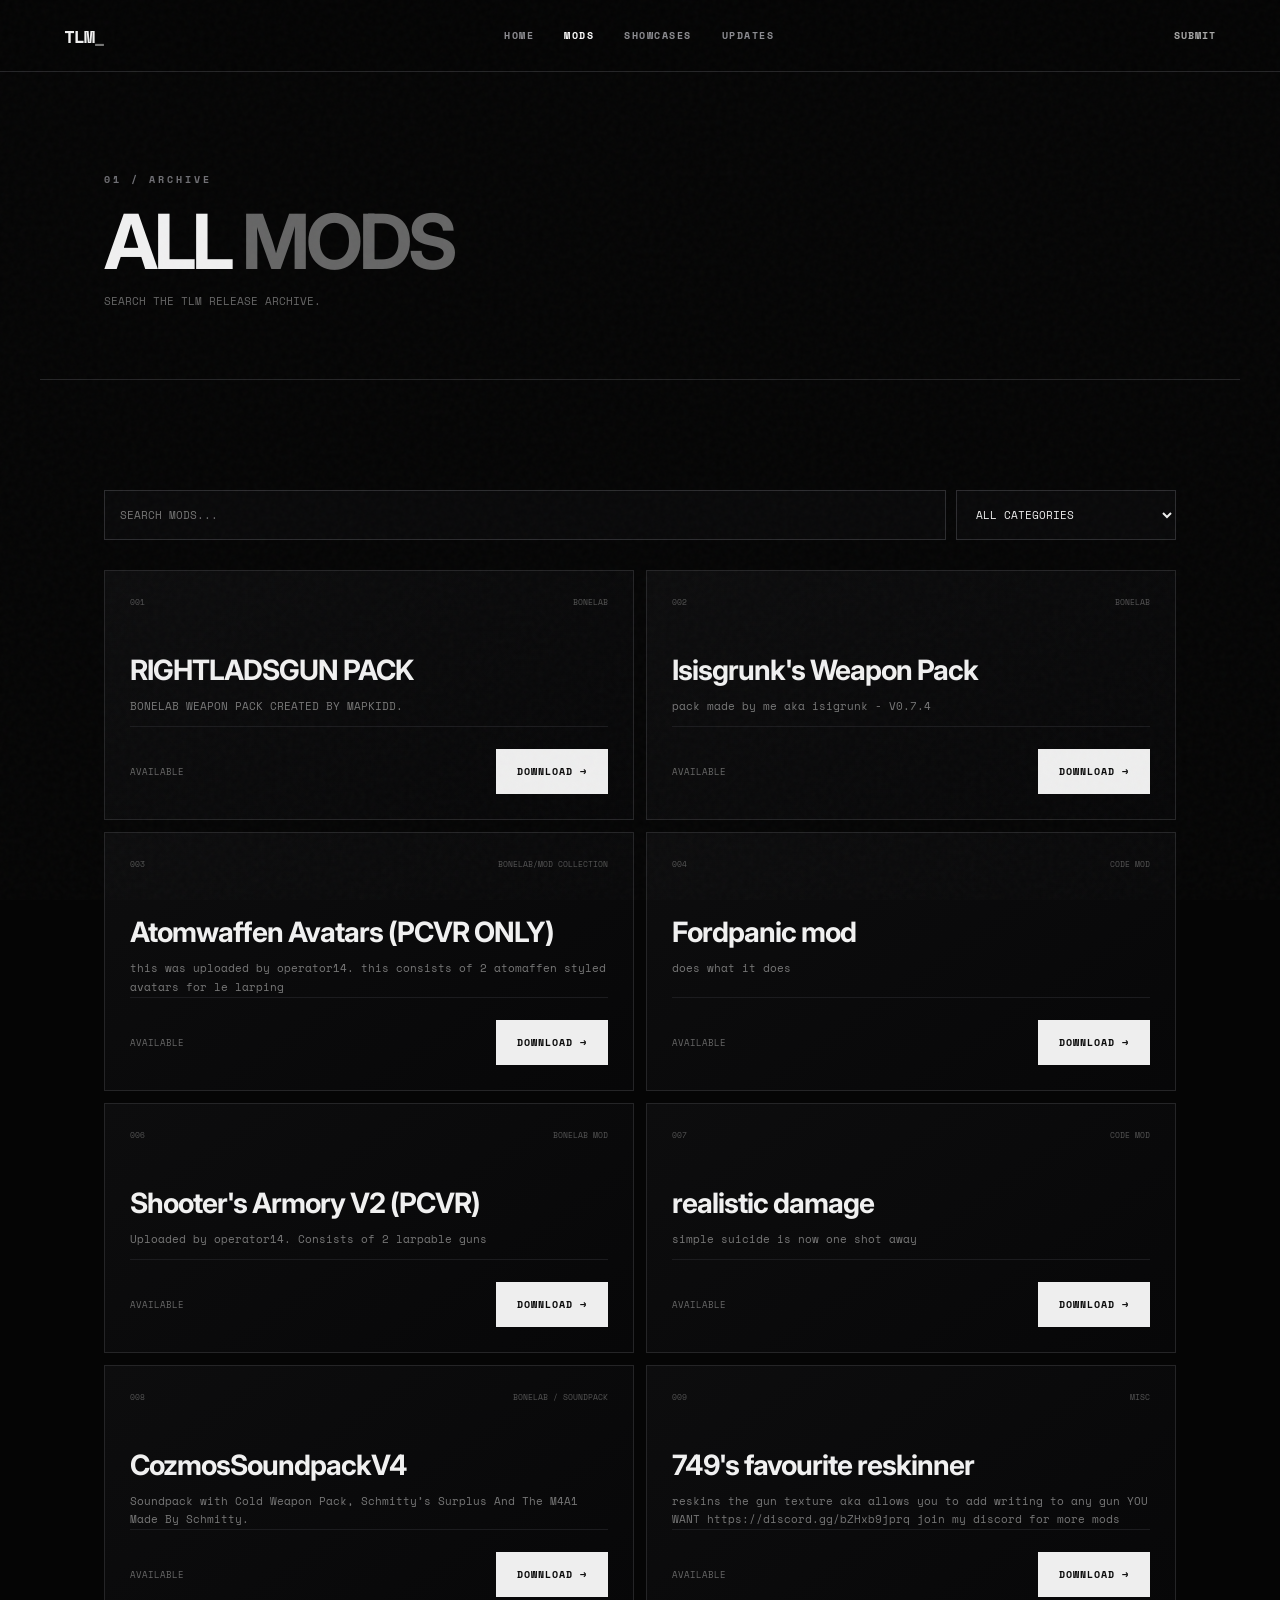
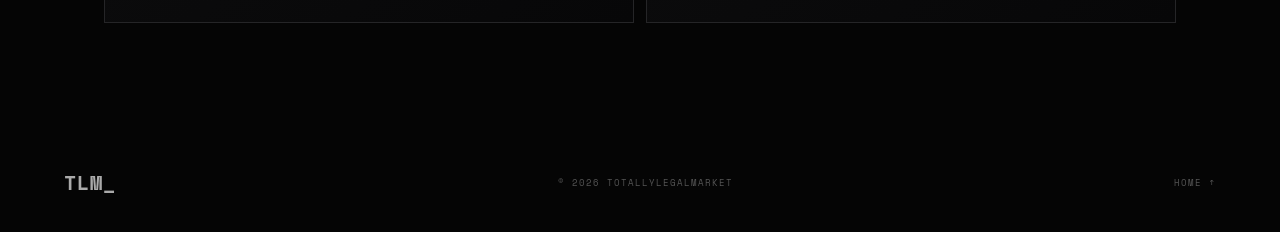
<file: mods.html>
<!DOCTYPE html><html lang="en"><head><meta charset="UTF-8"><meta name="viewport" content="width=device-width,initial-scale=1.0"><title>TLM / MODS</title><link rel="stylesheet" href="style.css"></head>
<body><div class="noise"></div><header class="topbar"><a class="brand" href="index.html">TLM<span>_</span></a><nav><a href="index.html">HOME</a><a class="active" href="mods.html">MODS</a><a href="showcases.html">SHOWCASES</a><a href="index.html#updates">UPDATES</a></nav><div class="account-links"><a class="account-link" href="upload.html">SUBMIT</a><button class="menu" aria-label="Open menu">☰</button></div></header>
<main class="page"><section class="page-hero"><p class="eyebrow">01 / ARCHIVE</p><h1>ALL <span>MODS</span></h1><p>SEARCH THE TLM RELEASE ARCHIVE.</p></section>
<section class="section search-section"><div class="search-row"><input id="modSearch" type="search" placeholder="SEARCH MODS..." autocomplete="off"><select id="categoryFilter"><option value="all">ALL CATEGORIES</option></select></div><div id="modGrid" class="mod-grid"></div></section></main>
<footer><div class="footer-logo">TLM_</div><p>© 2026 TOTALLYLEGALMARKET</p><a href="index.html">HOME ↑</a></footer>
<script src="site.js"></script><script src="mods-data.js"></script><script src="mods.js"></script></body></html>
</file>
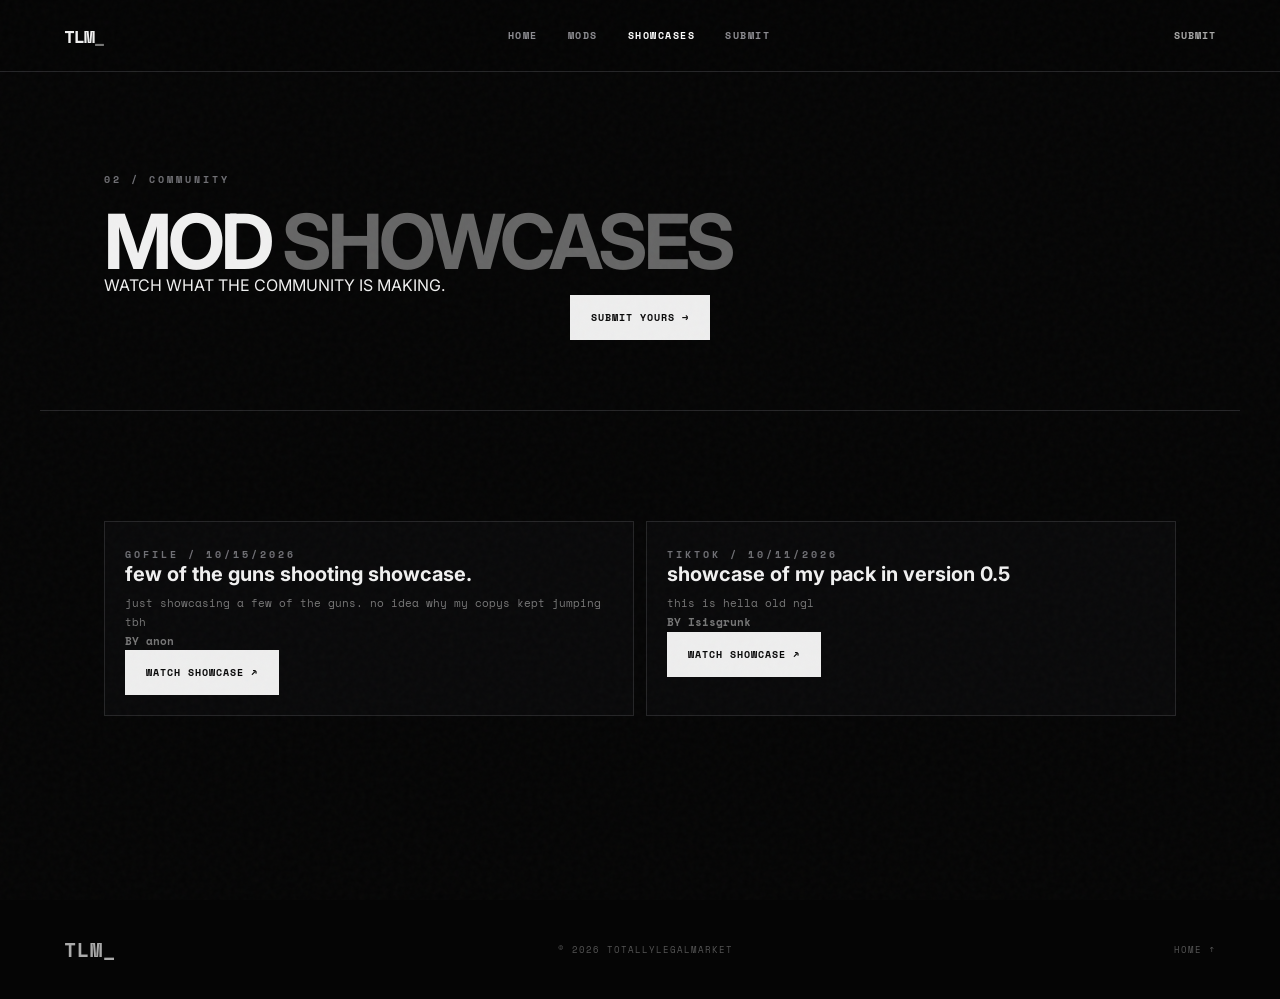
<file: showcases.html>
<!DOCTYPE html><html lang="en"><head><meta charset="UTF-8"><meta name="viewport" content="width=device-width,initial-scale=1.0"><title>TLM / SHOWCASES</title><link rel="stylesheet" href="style.css"></head>
<body><div class="noise"></div><header class="topbar"><a class="brand" href="index.html">TLM<span>_</span></a><nav><a href="index.html">HOME</a><a href="mods.html">MODS</a><a class="active" href="showcases.html">SHOWCASES</a><a href="upload.html">SUBMIT</a></nav><div class="account-links"><a class="account-link" href="upload.html">SUBMIT</a><button class="menu" aria-label="Open menu">☰</button></div></header>
<main class="page"><section class="page-hero"><p class="eyebrow">02 / COMMUNITY</p><h1>MOD <span>SHOWCASES</span></h1><p>WATCH WHAT THE COMMUNITY IS MAKING.</p><div class="hero-buttons"><a class="btn primary" href="upload.html">SUBMIT YOURS →</a></div></section><section class="section"><div id="showcaseGrid" class="showcase-grid"><div class="empty-state"><strong>LOADING</strong></div></div></section></main>
<footer><div class="footer-logo">TLM_</div><p>© 2026 TOTALLYLEGALMARKET</p><a href="index.html">HOME ↑</a></footer><script src="site.js"></script><script>
const box=document.getElementById('showcaseGrid');
function esc(s){return String(s||'').replace(/[&<>\"']/g,c=>({'&':'&amp;','<':'&lt;','>':'&gt;','\"':'&quot;',"'":'&#39;'}[c]));}
function hostLabel(url){try{const h=new URL(url).hostname.toLowerCase();if(h.includes('youtube.com')||h==='youtu.be')return 'YOUTUBE';if(h.includes('tiktok.com'))return 'TIKTOK';if(h.includes('drive.google.com')||h.includes('docs.google.com'))return 'GOOGLE DRIVE';if(h.includes('gofile.io'))return 'GOFILE';return 'OPEN LINK';}catch{return 'OPEN LINK';}}
(async()=>{try{const r=await fetch('showcases.json',{cache:'no-store'});if(!r.ok)throw new Error('Could not load showcases.json');const items=await r.json();if(!Array.isArray(items)||!items.length){box.innerHTML='<div class="empty-state"><strong>NO SHOWCASES YET</strong><p>SUBMIT ONE THROUGH OUR DISCORD SERVER.</p></div>';return;}box.innerHTML=items.slice().sort((a,b)=>new Date(b.createdAt||0)-new Date(a.createdAt||0)).map(v=>`<article class="showcase-card"><div class="showcase-card-body"><span class="eyebrow">${esc(hostLabel(v.url))} / ${esc(v.createdAt?new Date(v.createdAt).toLocaleDateString():'COMMUNITY')}</span><h3>${esc(v.title||'MOD SHOWCASE')}</h3><p>${esc(v.description||'')}</p><p><strong>BY ${esc(v.username||'COMMUNITY MEMBER')}</strong></p><a class="btn primary" href="${esc(v.url)}" target="_blank" rel="noopener noreferrer">WATCH SHOWCASE ↗</a></div></article>`).join('');}catch(e){box.innerHTML='<div class="empty-state"><strong>SHOWCASES UNAVAILABLE</strong><p>Try again later.</p></div>';console.error(e);}})();
</script></body></html>
</file>
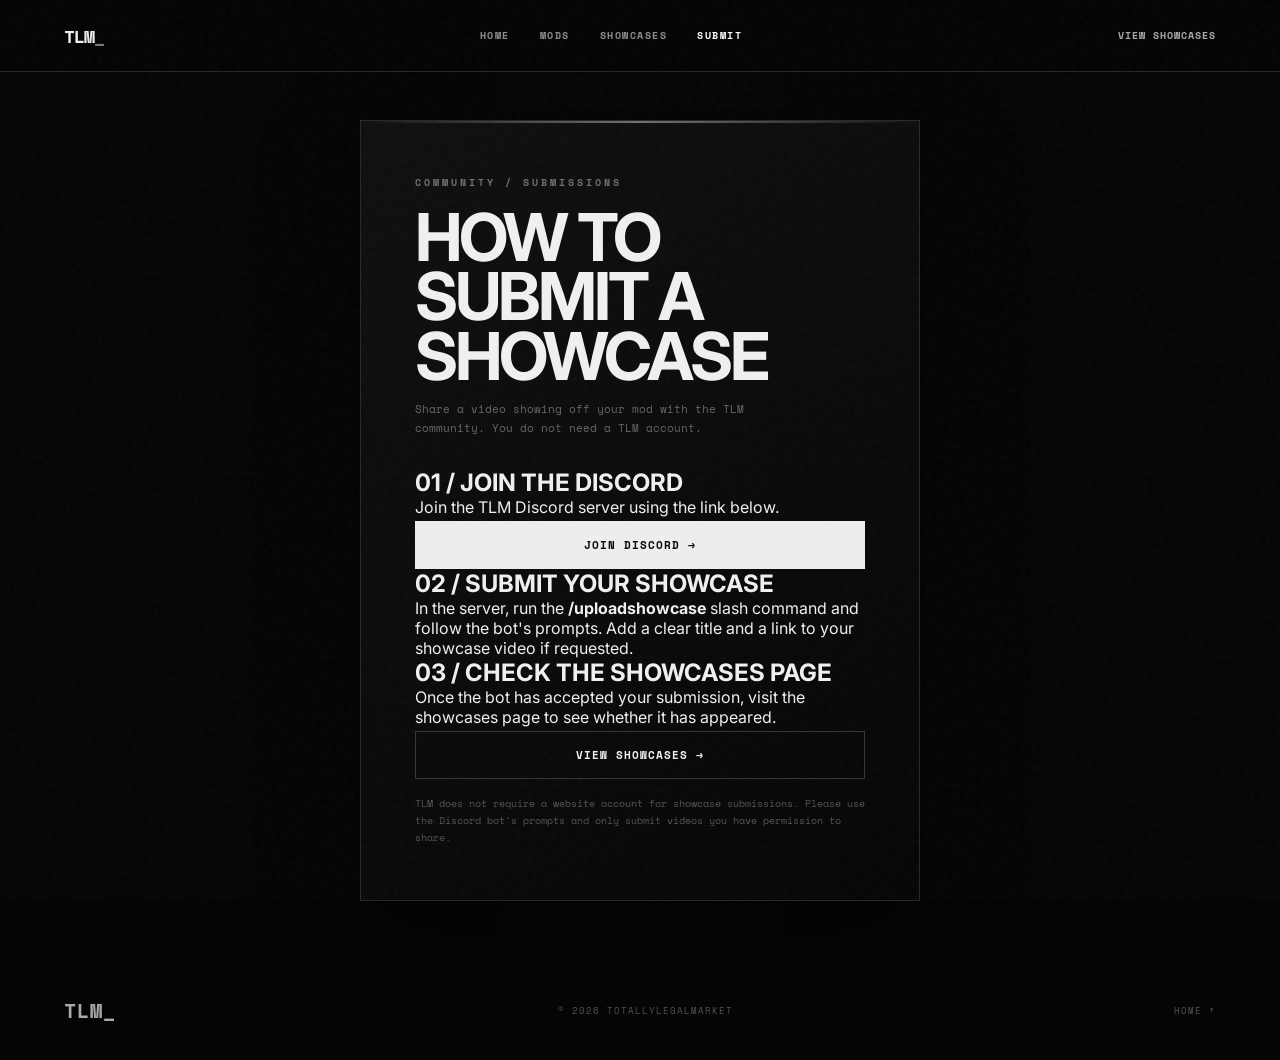
<file: upload.html>
<!DOCTYPE html>
<html lang="en">
<head>
  <meta charset="UTF-8">
  <meta name="viewport" content="width=device-width, initial-scale=1.0">
  <meta name="description" content="How to submit a mod showcase to TOTALLYLEGALMARKET.">
  <title>TLM / SUBMIT A SHOWCASE</title>
  <link rel="stylesheet" href="style.css">
</head>
<body>
  <div class="noise"></div>
  <header class="topbar">
    <a class="brand" href="index.html">TLM<span>_</span></a>
    <nav>
      <a href="index.html">HOME</a>
      <a href="mods.html">MODS</a>
      <a href="showcases.html">SHOWCASES</a>
      <a class="active" href="upload.html">SUBMIT</a>
    </nav>
    <div class="account-links">
      <a class="account-link" href="showcases.html">VIEW SHOWCASES</a>
    </div>
  </header>

  <main class="page centered">
    <section class="auth-card upload-card">
      <p class="eyebrow">COMMUNITY / SUBMISSIONS</p>
      <h1>HOW TO SUBMIT A <span>SHOWCASE</span></h1>
      <p>Share a video showing off your mod with the TLM community. You do not need a TLM account.</p>

      <div class="showcase-steps">
        <h2>01 / JOIN THE DISCORD</h2>
        <p>Join the TLM Discord server using the link below.</p>
        <a class="btn primary" href="https://discord.gg/BWNKnangnF" target="_blank" rel="noopener noreferrer">JOIN DISCORD →</a>

        <h2>02 / SUBMIT YOUR SHOWCASE</h2>
        <p>In the server, run the <strong>/uploadshowcase</strong> slash command and follow the bot's prompts. Add a clear title and a link to your showcase video if requested.</p>

        <h2>03 / CHECK THE SHOWCASES PAGE</h2>
        <p>Once the bot has accepted your submission, visit the showcases page to see whether it has appeared.</p>
        <a class="btn ghost" href="showcases.html">VIEW SHOWCASES →</a>
      </div>

      <div class="upload-note">TLM does not require a website account for showcase submissions. Please use the Discord bot's prompts and only submit videos you have permission to share.</div>
    </section>
  </main>

  <footer>
    <div class="footer-logo">TLM_</div>
    <p>© 2026 TOTALLYLEGALMARKET</p>
    <a href="index.html">HOME ↑</a>
  </footer>
</body>
</html>
</file>
<file: style.css>
@import url('https://fonts.googleapis.com/css2?family=Inter:wght@400;500;600;700;800;900&family=Space+Mono:wght@400;700&display=swap');
:root{--bg:#050505;--panel:#0b0b0c;--line:#252527;--text:#f0f0f0;--muted:#77777d}
*{box-sizing:border-box;margin:0;padding:0}html{scroll-behavior:smooth}body{background:var(--bg);color:var(--text);font-family:Inter,Arial,sans-serif;overflow-x:hidden}a{color:inherit;text-decoration:none}button,input,textarea,select{font:inherit}.noise{position:fixed;inset:0;pointer-events:none;opacity:.035;z-index:50;background-image:url("data:image/svg+xml,%3Csvg viewBox='0 0 180 180' xmlns='http://www.w3.org/2000/svg'%3E%3Cfilter id='n'%3E%3CfeTurbulence type='fractalNoise' baseFrequency='.9' numOctaves='4' stitchTiles='stitch'/%3E%3C/filter%3E%3Crect width='100%25' height='100%25' filter='url(%23n)' opacity='.8'/%3E%3C/svg%3E")}
.topbar{height:72px;border-bottom:1px solid var(--line);display:flex;align-items:center;justify-content:space-between;padding:0 5vw;position:fixed;top:0;width:100%;background:rgba(5,5,5,.86);backdrop-filter:blur(14px);z-index:20}.brand{font:700 18px "Space Mono",monospace;letter-spacing:-1px}.brand span{color:#777}nav{display:flex;gap:30px;font:700 10px "Space Mono",monospace;letter-spacing:1.5px;color:#8d8d92}nav a:hover,nav a.active{color:#fff}.account-links{display:flex;align-items:center;gap:10px}.account-link,.text-button{border:0;background:none;color:#aaa;font:700 10px "Space Mono",monospace;letter-spacing:1px;cursor:pointer}.account-link:hover,.text-button:hover{color:#fff}.menu{display:none;background:none;border:0;color:white;font-size:22px}.hero{min-height:100vh;position:relative;display:flex;align-items:center;justify-content:center;text-align:center;padding:100px 5vw 60px;overflow:hidden}.hero:before,.hero:after{content:"";position:absolute;width:55vw;height:55vw;border:1px solid #151517;border-radius:50%;opacity:.65}.hero:before{transform:rotate(25deg)}.hero:after{transform:rotate(-25deg);border-style:dashed}.hero-glow{position:absolute;width:480px;height:480px;border-radius:50%;background:#fff;filter:blur(170px);opacity:.035}.hero-content{position:relative;z-index:2;width:min(1200px,100%)}.eyebrow{font:700 10px "Space Mono",monospace;letter-spacing:3px;color:#707075;margin-bottom:20px}.logo{width:min(1100px,95%);max-height:260px;object-fit:contain;filter:contrast(1.08) drop-shadow(0 0 22px rgba(255,255,255,.08))}.tagline{font:700 10px "Space Mono",monospace;letter-spacing:4px;color:#85858a;margin:20px 0 30px}.hero-buttons{display:flex;justify-content:center;gap:10px;flex-wrap:wrap}.btn{display:inline-block;border:1px solid #37373a;padding:14px 20px;font:700 10px "Space Mono",monospace;letter-spacing:1px;transition:.2s;cursor:pointer}.btn:disabled{opacity:.45;cursor:not-allowed}.primary{background:#eee;color:#080808;border-color:#eee}.primary:hover{background:#fff;transform:translateY(-2px)}.ghost:hover{border-color:#aaa;background:#111}.scroll{position:absolute;bottom:28px;left:5vw;font:700 9px "Space Mono",monospace;color:#555;letter-spacing:2px}.scroll span{margin-left:10px}.ticker{border-block:1px solid var(--line);display:flex;justify-content:center;gap:28px;padding:13px 5vw;overflow:hidden;white-space:nowrap;font:700 9px "Space Mono",monospace;color:#65656a;letter-spacing:2px}.section{max-width:1200px;margin:auto;padding:110px 5vw}.section-head{display:flex;justify-content:space-between;align-items:end;border-bottom:1px solid var(--line);padding-bottom:28px;margin-bottom:30px}.section-head h2,.about h2,.page-hero h1,.profile-head h1,.auth-card h1{font-size:clamp(38px,6vw,76px);line-height:.9;letter-spacing:-4px}.section-head h2 span,.about h2 span,.page-hero h1 span,.profile-head h1 span{color:#666}.section-note{text-align:right;color:#666;font:11px/1.7 "Space Mono",monospace}.release-grid{display:grid;gap:12px}.release{min-height:160px;border:1px solid var(--line);background:linear-gradient(135deg,#0c0c0d,#070708);padding:25px 28px;display:grid;grid-template-columns:70px 1fr auto;align-items:center;gap:25px;position:relative;overflow:hidden;transition:.25s}.release:before{content:"";position:absolute;width:300px;height:300px;border:1px solid #171719;border-radius:50%;right:-130px;top:-120px;pointer-events:none}.release:hover{border-color:#555;transform:translateX(4px)}.release-number{font:700 11px "Space Mono",monospace;color:#555;align-self:start;padding-top:5px}.release-info{position:relative;z-index:1}.release-info h3{font-size:22px;letter-spacing:-.8px;margin-bottom:8px}.release-info p{font:11px/1.7 "Space Mono",monospace;color:#777;max-width:650px}.release-meta{display:flex;gap:12px;margin-top:15px}.release-meta span{border:1px solid #29292c;padding:5px 8px;font:8px "Space Mono",monospace;color:#666}.center-link{padding-top:25px;text-align:center}.updates{padding-top:30px}.feed{border-top:1px solid var(--line)}.feed-item{display:grid;grid-template-columns:130px 220px 1fr;gap:20px;padding:20px 0;border-bottom:1px solid var(--line);font:11px "Space Mono",monospace;color:#666}.feed-item strong{color:#ddd}.feed-item p{color:#777}.about{border-top:1px solid var(--line);border-bottom:1px solid var(--line);padding:100px 10vw;display:grid;grid-template-columns:1fr 1fr;gap:80px;align-items:end}.about-copy{font:13px/2 "Space Mono",monospace;color:#777;max-width:550px}footer{padding:35px 5vw;display:flex;align-items:center;justify-content:space-between;color:#555;font:9px "Space Mono",monospace;letter-spacing:1px}.footer-logo{font-size:20px;color:#aaa;font-weight:bold}footer a:hover{color:#fff}.page{padding-top:72px;min-height:100vh}.page-hero{max-width:1200px;margin:auto;padding:100px 5vw 70px;border-bottom:1px solid var(--line)}.page-hero p:last-child,.profile-head>p:last-of-type{font:11px "Space Mono",monospace;color:#666;margin-top:18px}.search-row{display:flex;gap:10px;margin-bottom:30px}.search-row input,.search-row select,.auth-card input,.auth-card textarea{width:100%;background:#09090a;border:1px solid #2c2c2f;color:#eee;padding:15px;font:11px "Space Mono",monospace;outline:none}.search-row input:focus,.search-row select:focus,.auth-card input:focus,.auth-card textarea:focus{border-color:#777}.search-row select{max-width:220px}.mod-grid{display:grid;grid-template-columns:repeat(2,1fr);gap:12px}.mod-card{border:1px solid var(--line);padding:25px;background:linear-gradient(145deg,#0d0d0e,#070708);min-height:250px;display:flex;flex-direction:column}.mod-card-top{display:flex;justify-content:space-between;font:8px "Space Mono",monospace;color:#555}.mod-card h2{font-size:28px;letter-spacing:-1px;margin:45px 0 10px}.mod-card>p{font:11px/1.7 "Space Mono",monospace;color:#777}.mod-card-bottom{margin-top:auto;padding-top:22px;border-top:1px solid #1c1c1f;display:flex;justify-content:space-between;align-items:center;font:9px "Space Mono",monospace;color:#666}.empty-state{border:1px dashed #2a2a2d;padding:60px;text-align:center;color:#666;font:11px/1.7 "Space Mono",monospace}.empty-state strong{color:#ddd}.auth-card{width:min(620px,90vw);border:1px solid var(--line);background:#09090a;padding:40px}.centered{display:flex;align-items:center;justify-content:center;padding:130px 5vw}.auth-card h1{font-size:56px;margin-bottom:15px}.auth-card>p:not(.eyebrow){color:#666;font:11px/1.7 "Space Mono",monospace;margin-bottom:25px}.auth-card form{display:grid;gap:10px}.auth-card textarea{min-height:150px;resize:vertical}.signup-only{display:none}.signup-only.show{display:block}.message{font:10px/1.7 "Space Mono",monospace;color:#aaa;margin-top:15px}.text-button{margin-top:18px}.upload-note{font:10px/1.7 "Space Mono",monospace;color:#555;margin-top:16px}.profile-head{max-width:1200px;margin:auto;padding:120px 5vw 80px;border-bottom:1px solid var(--line)}.profile-head .hero-buttons{justify-content:flex-start;margin-top:30px}.showcase-grid{display:grid;grid-template-columns:repeat(2,1fr);gap:12px}.showcase-card{border:1px solid var(--line);background:#09090a;overflow:hidden}.showcase-card video{display:block;width:100%;aspect-ratio:16/9;background:#000}.showcase-card-body{padding:20px}.showcase-card-body .eyebrow{margin-bottom:10px}.showcase-card-body h3{font-size:20px;margin-bottom:8px}.showcase-card-body p{font:11px/1.7 "Space Mono",monospace;color:#777}.mobile-open{display:flex!important;position:absolute;top:72px;right:5vw;flex-direction:column;background:#080808;padding:18px;border:1px solid #252527}
@media(max-width:750px){nav{display:none}.menu{display:block}.hero{min-height:90vh}.logo{width:100%}.section{padding:80px 5vw}.section-head{display:block}.section-note{text-align:left;margin-top:20px}.release{grid-template-columns:1fr;gap:15px}.release-number{padding:0}.release>.btn{width:max-content}.about{grid-template-columns:1fr;padding:70px 5vw;gap:40px}.feed-item{grid-template-columns:1fr;gap:7px}footer{flex-direction:column;gap:18px;text-align:center}.ticker{justify-content:flex-start}.search-row{flex-direction:column}.search-row select{max-width:none}.mod-grid,.showcase-grid{grid-template-columns:1fr}.page-hero{padding-top:80px}.auth-card{padding:28px}.auth-card h1{font-size:44px}}


/* TLM AUTH PAGE PATCH */
.auth-card{
  position:relative;
  width:min(560px, calc(100% - 32px));
  margin:0 auto;
  padding:clamp(28px,5vw,54px);
  border:1px solid #29292c;
  background:linear-gradient(145deg,rgba(16,16,17,.97),rgba(6,6,7,.98));
  box-shadow:0 25px 90px rgba(0,0,0,.45);
}
.auth-card:before{
  content:"";position:absolute;left:0;top:0;width:100%;height:2px;
  background:linear-gradient(90deg,transparent,#e8e8e8 50%,transparent);
  opacity:.45;
}
.centered{
  min-height:100vh;
  padding:120px 20px 60px;
}
.auth-card .eyebrow{margin-bottom:18px}
.auth-card h1{
  font-size:clamp(44px,7vw,66px);
  letter-spacing:-3px;
  margin-bottom:14px;
}
.auth-card>p:not(.eyebrow){
  margin-bottom:30px;
  max-width:360px;
}
.auth-card form{
  display:flex;
  flex-direction:column;
  align-items:stretch;
  gap:12px;
  width:100%;
}
.auth-card input,
.auth-card input.signup-only,
.auth-card textarea{
  display:block;
  width:100%;
  min-width:0;
  min-height:48px;
  padding:14px 15px;
  background:#070708;
  color:#f2f2f2;
  border:1px solid #303034;
  border-radius:0;
  font:11px "Space Mono",monospace;
  letter-spacing:1px;
  outline:none;
  transition:border-color .2s,background .2s;
}
.auth-card input::placeholder{color:#77777d;opacity:1}
.auth-card input:focus{
  border-color:#aaa;
  background:#0c0c0d;
}
.auth-card .signup-only{display:none}
.auth-card .signup-only.show{display:block}
.auth-card .btn{
  min-height:48px;
  width:100%;
  display:flex;
  align-items:center;
  justify-content:center;
  margin-top:4px;
  font-size:11px;
}
.auth-card .text-button{
  display:inline-block;
  max-width:100%;
  margin-top:22px;
  padding:10px 0;
  text-align:left;
  line-height:1.7;
  color:#888;
}
.auth-card .text-button:hover{color:#fff}
.auth-card .message{overflow-wrap:anywhere}
@media(max-width:600px){
  .centered{padding:105px 16px 40px}
  .auth-card{padding:28px 22px}
  .auth-card h1{font-size:46px}
}
</file>
